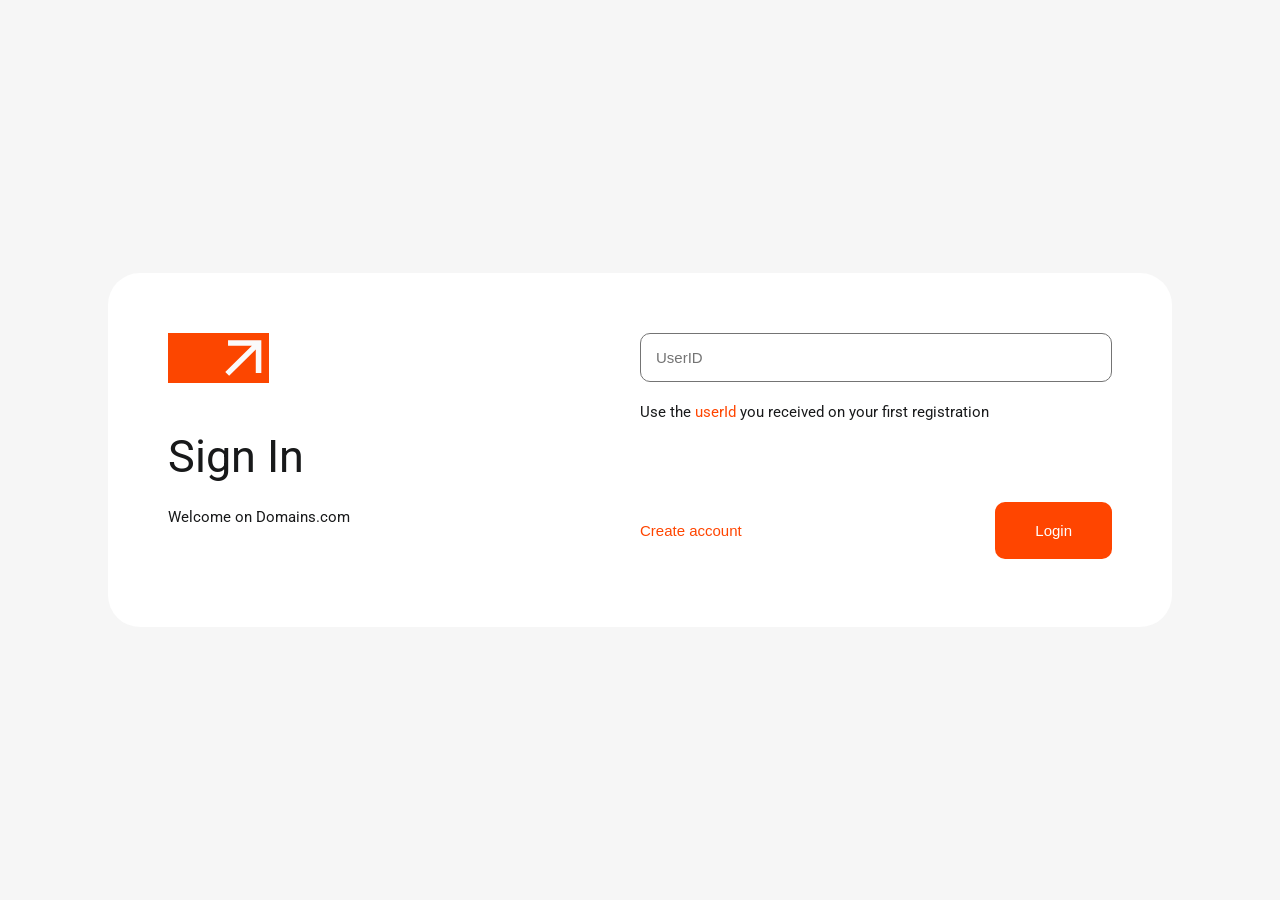
<file: client-web/index.html>
<!DOCTYPE html>
<html lang="en">
  <head>
    <meta charset="UTF-8">
    <title>Redirecting...</title>
    <script>
      window.location.replace("./login-page/login.html");
    </script>
  </head>
  <body>
    <p>If you are not redirected automatically, <a href="./login-page/login.html">click here</a>.</p>
  </body>
</html>
</file>
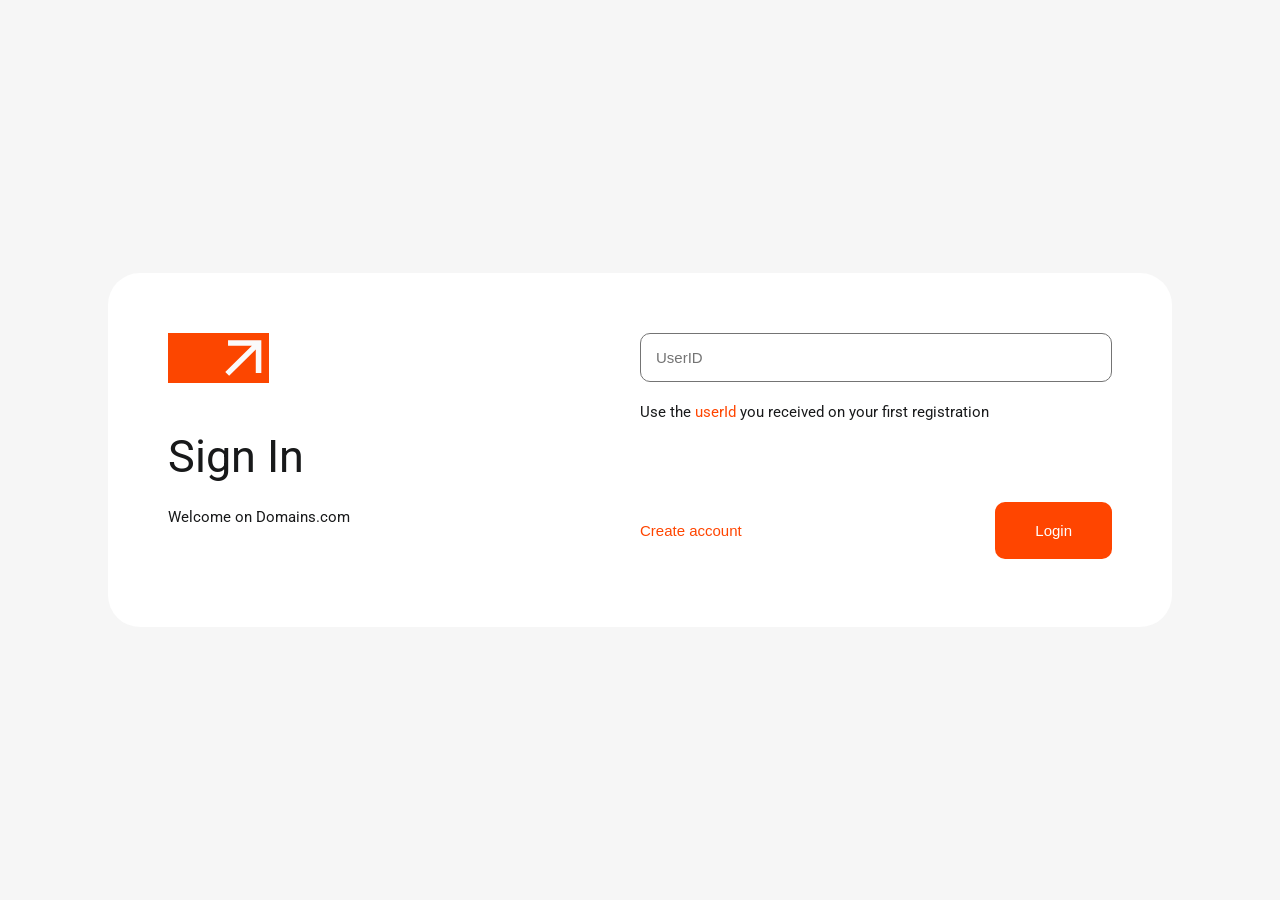
<file: client-web/login-page/login.html>
<!DOCTYPE html>
<html lang="en">
<head>
  <meta charset="UTF-8">
  <meta name="viewport" content="width=device-width, initial-scale=1.0">
  <title>Login</title>
  <link rel="stylesheet" href="./login.css">
  <link href="https://fonts.googleapis.com/css2?family=Roboto:wght@400;500&display=swap" rel="stylesheet">
  <link rel="icon" type="image/svg+xml" href="./images/LogoSquare.svg">
</head>
<body>
  <div class="background-frame">
    <div class="left-section">
      <img src="./images/Logo.svg" alt="Logo" class="logo">
      <h3 class="title">Sign In</h3>
      <p>Welcome on Domains.com</p>
    </div>
    <div class="right-section">
      <form id="login-form" action="/login" method="POST" autocomplete="off">
        <div class="input-container">
          <label for="userId">UserID</label>
          <input type="text" id="userId" name="userId" placeholder="UserID" required>
        </div>
        <p>Use the <span class="highlight">userId</span> you received on your first registration</p>
        <div class="actions">
          <button type="button" id="create-account" class="create-account">Create account</button>
          <button type="submit" class="login-button">Login</button>
        </div>
      </form>
    </div>
  </div>
  <script src="./login.js"></script>
</body>
</html>
</file>
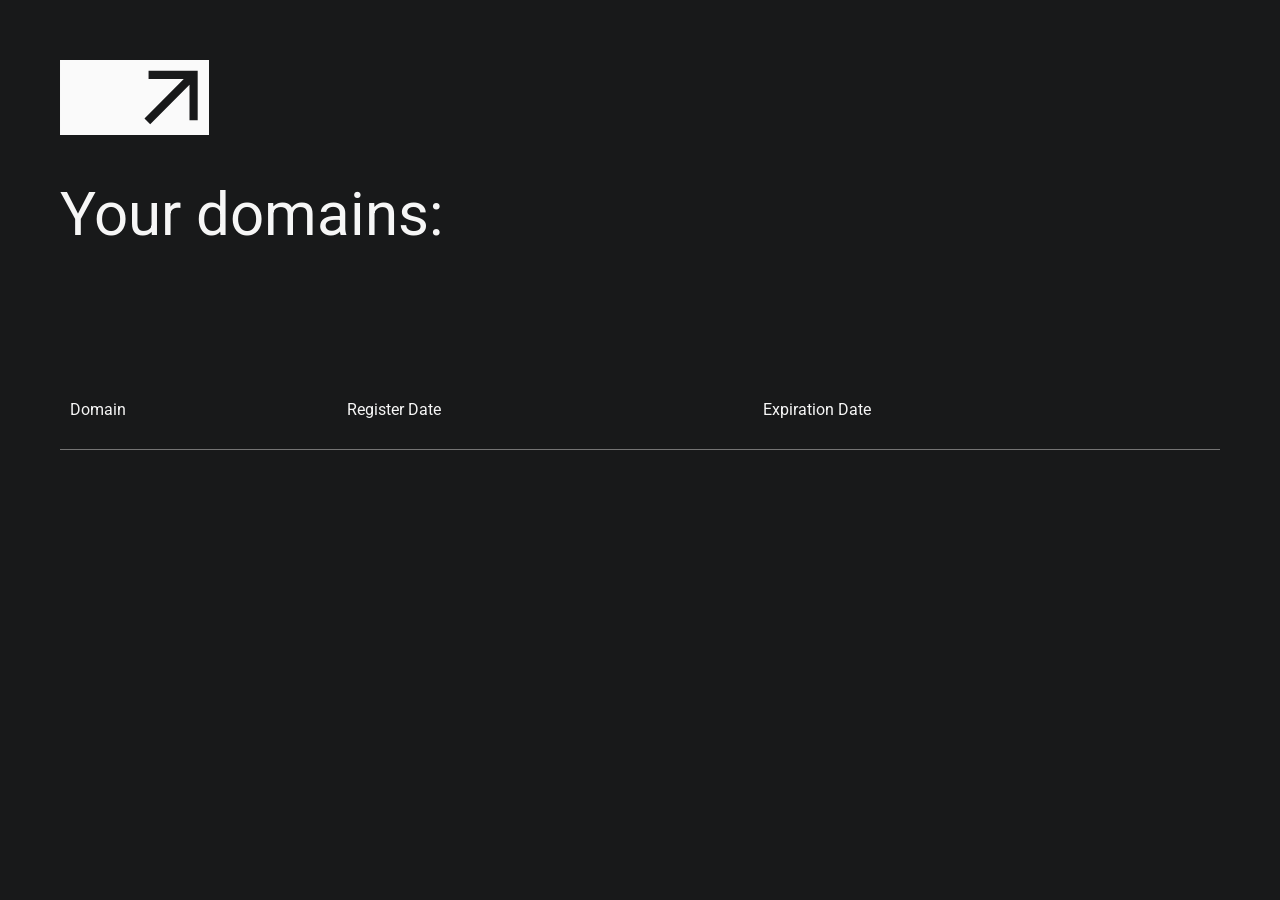
<file: client-web/my-domains-page/domains.html>
<!DOCTYPE html>
<html lang="en">
<head>
  <meta charset="UTF-8">
  <meta name="viewport" content="width=device-width, initial-scale=1.0">
  <title>My domains</title>
  <link rel="stylesheet" href="./domains.css">
  <link href="https://fonts.googleapis.com/css2?family=Roboto:wght@400;500&display=swap" rel="stylesheet">
  <link rel="icon" type="image/svg+xml" href="./images/LogoSquareBlack.svg">
</head>
<body>
  <img src="./images/LogoWhite.svg" alt="Logo" class="logo">
  <h1 class="title">Your domains:</h1>
  <table class="domain-table">
    <thead>
      <tr>
        <th>Domain</th>
        <th>Register Date</th>
        <th>Expiration Date</th>
      </tr>
    </thead>
    <tbody>
    </tbody>
  </table>
  <script src="./domains.js"></script>
</body>
</html>
</file>
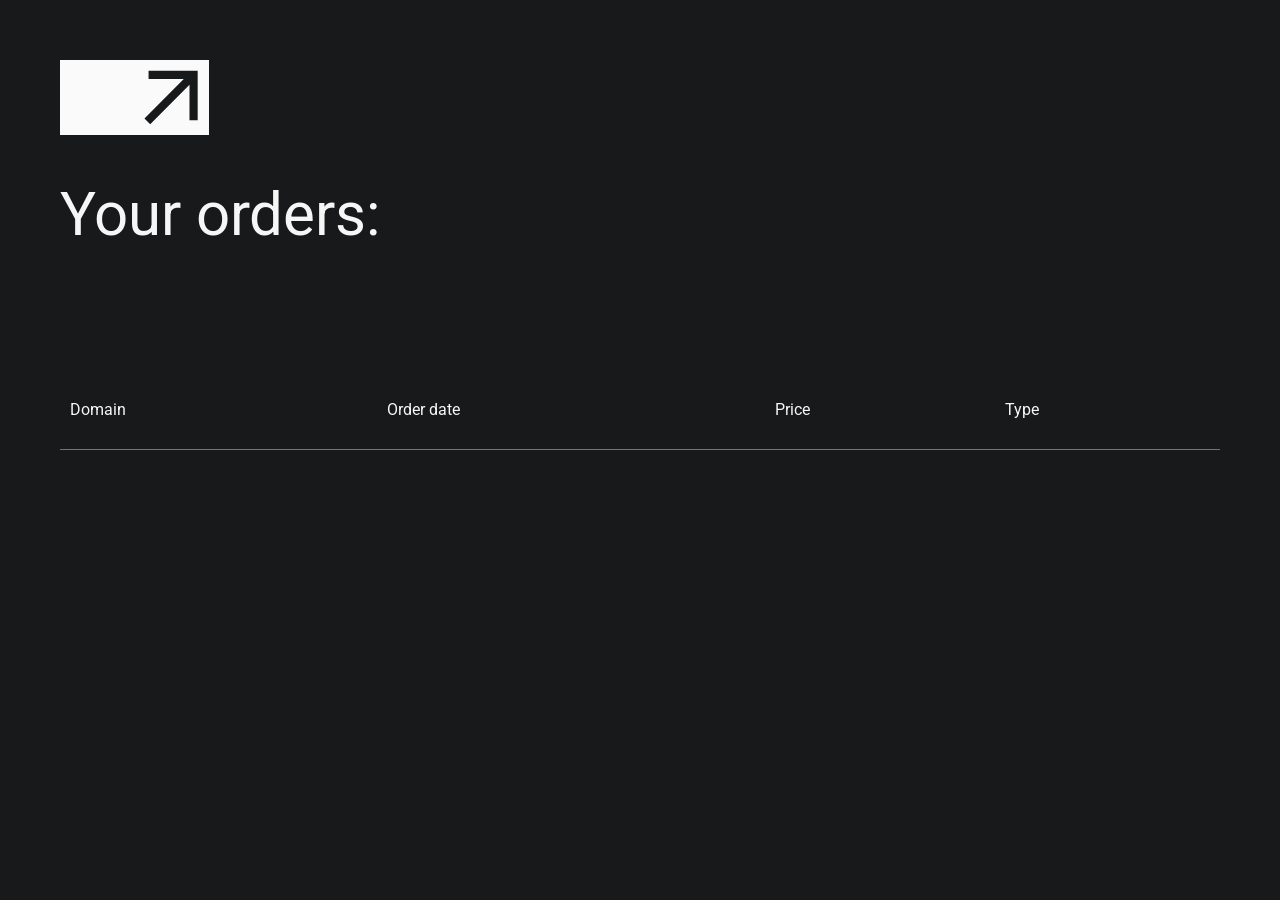
<file: client-web/my-orders-page/orders.html>
<!DOCTYPE html>
<html lang="en">

<head>
    <meta charset="UTF-8">
    <meta name="viewport" content="width=device-width, initial-scale=1.0">
    <title>My orders</title>
    <link rel="stylesheet" href="./orders.css">
    <link href="https://fonts.googleapis.com/css2?family=Roboto:wght@400;500&display=swap" rel="stylesheet">
    <link rel="icon" type="image/svg+xml" href="./images/LogoSquareBlack.svg">
</head>

<body>
    <img src="./images/LogoWhite.svg" alt="Logo" class="logo">
    <h1 class="title">Your orders:</h1>
    <table class="order-table">
        <thead>
            <tr>
                <th>Domain</th>
                <th>Order date</th>
                <th>Price</th>
                <th>Type</th>
            </tr>
        </thead>
        <tbody>
        </tbody>
    </table>
    <script src="./orders.js"></script>
</body>

</html>
</file>
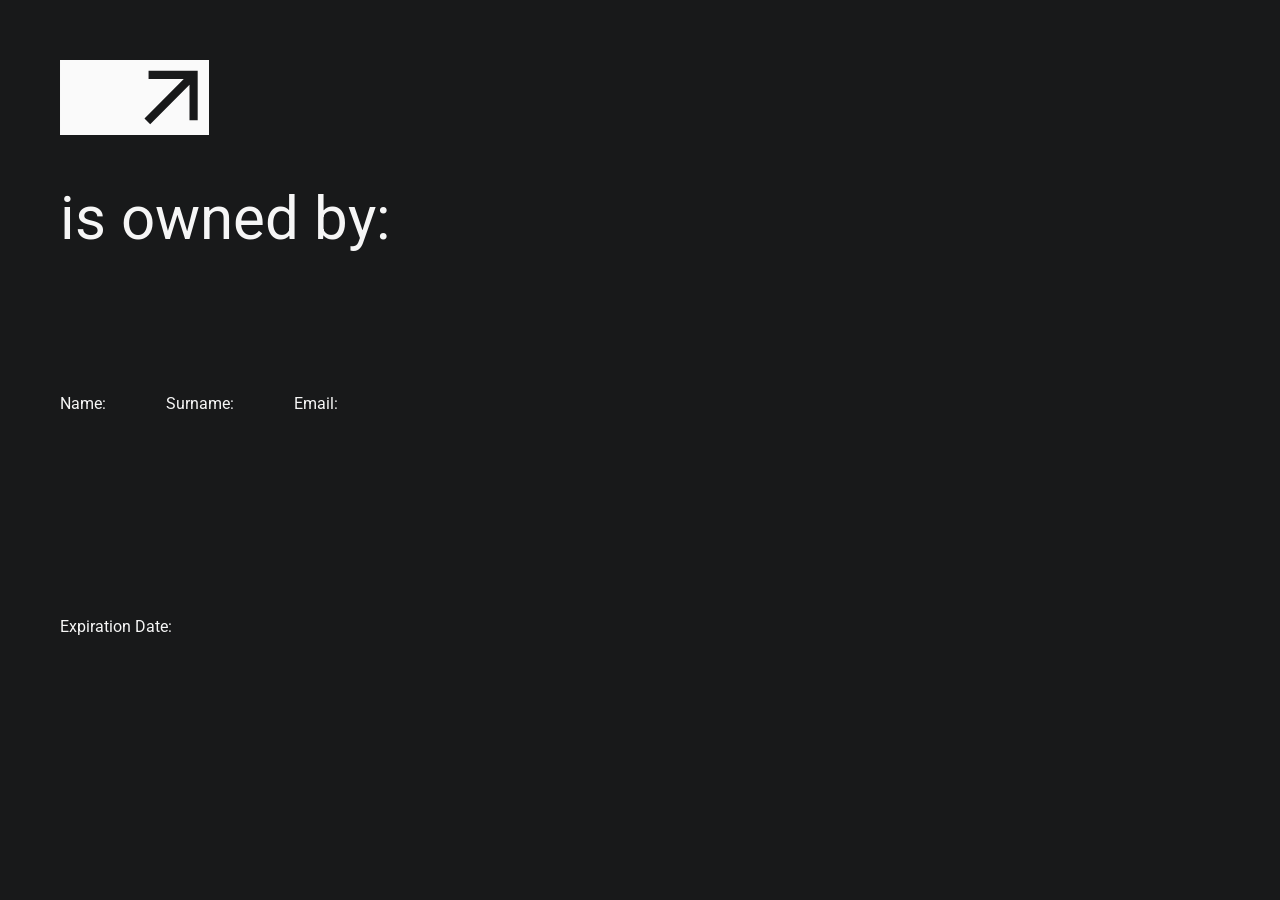
<file: client-web/owner-details-page/owner.html>
<!DOCTYPE html>
<html lang="en">
<head>
  <meta charset="UTF-8">
  <meta name="viewport" content="width=device-width, initial-scale=1.0">
  <title>Owner Info</title>
  <link rel="stylesheet" href="./owner.css">
  <link href="https://fonts.googleapis.com/css2?family=Roboto:wght@400;500&display=swap" rel="stylesheet">
  <link rel="icon" type="image/svg+xml" href="./images/LogoSquareBlack.svg">
</head>
<body>
  <div class="header">
    <img src="./images/LogoWhite.svg" alt="Logo" class="logo">
    <h1 class="title"><span class="domain"></span> is owned by:</h1>
  </div>
  <div class="owner-info">
    <div class="info-row">
      <div class="info-item">
        <label class="label">Name:</label>
        <h2 class="name"></h2>
      </div>
      <div class="info-item">
        <label class="label">Surname:</label>
        <h2 class="surname"></h2>
      </div>
      <div class="info-item">
        <label class="label">Email:</label>
        <a href="mailto:" class="email"></a>
      </div>
    </div>
  </div>
  <div class="domain-info">
    <label class="label">Expiration Date:</label>
    <h2 class="expiration-date"></h2>
  </div>
  <script src="./owner.js"></script>
</body>
</html>
</file>
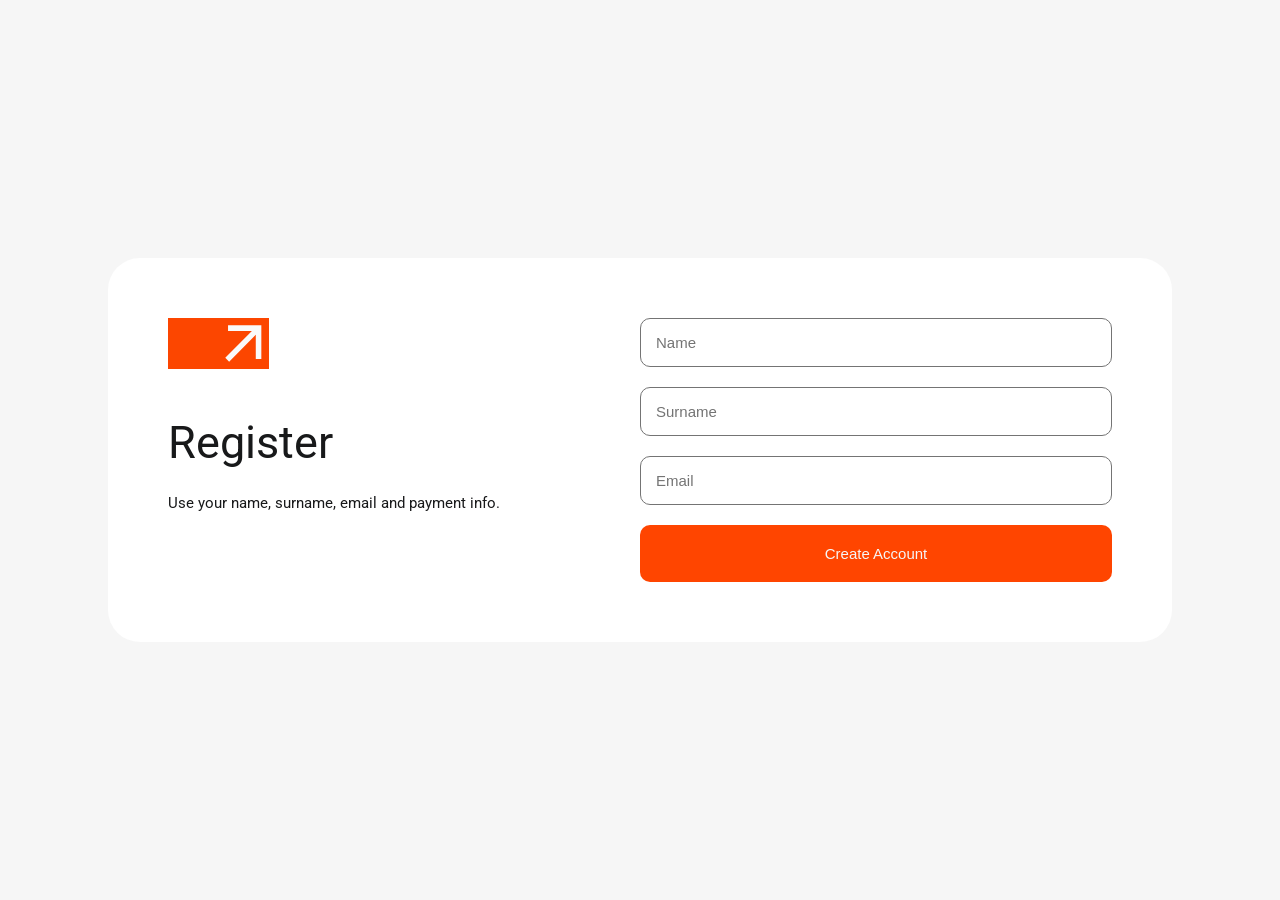
<file: client-web/registration-page/registration.html>
<!DOCTYPE html>
<html lang="en">
<head>
  <meta charset="UTF-8">
  <meta name="viewport" content="width=device-width, initial-scale=1.0">
  <title>Register</title>
  <link rel="stylesheet" href="./registration.css">
  <link href="https://fonts.googleapis.com/css2?family=Roboto:wght@400;500&display=swap" rel="stylesheet">
  <link rel="icon" type="image/svg+xml" href="./images/LogoSquare.svg">
</head>
<body>
  <div class="background-frame">
    <div class="left-section">
      <img src="./images/Logo.svg" alt="Logo" class="logo">
      <h3 class="title">Register</h3>
      <p>Use your name, surname, email and payment info.</p>
    </div>
    <div class="right-section">
      <form id="registration-form" action="/registrations" method="POST" autocomplete="off">
        <div class="input-container">
          <label for="name">Name</label>
          <input type="text" id="name" name="name" placeholder="Name" required>
        </div>
        <div class="input-container">
          <label for="surname">Surname</label>
          <input type="text" id="surname" name="surname" placeholder="Surname" required>
        </div>
        <div class="input-container">
          <label for="email">Email</label>
          <input type="email" id="email" name="email" placeholder="Email" required>
        </div>
        <button type="submit" class="register-button">Create Account</button>
      </form>
    </div>
  </div>
  <script src="./registration.js"></script>
</body>
</html>
</file>
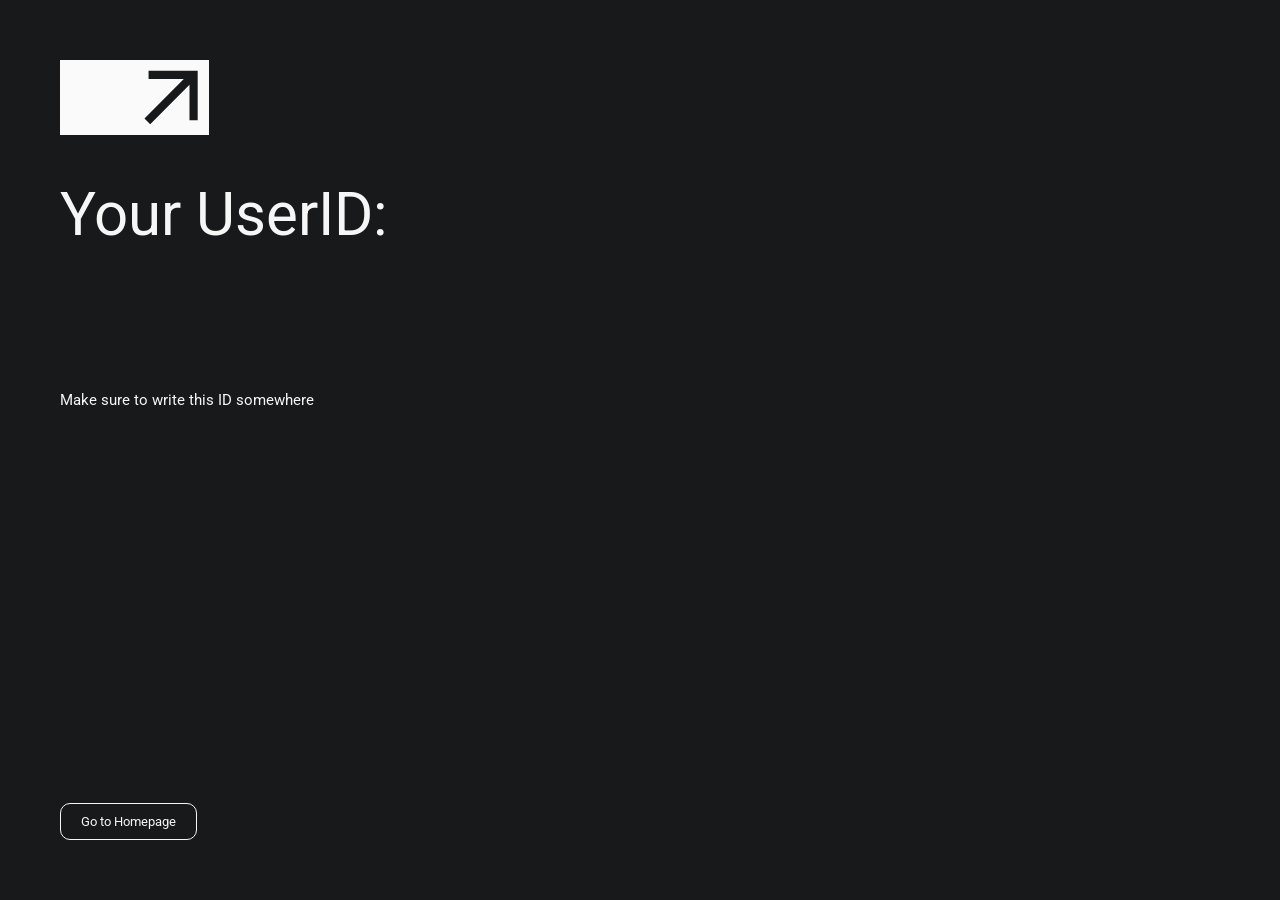
<file: client-web/registration-page/userid.html>
<!DOCTYPE html>
<html lang="en">
<head>
  <meta charset="UTF-8">
  <meta name="viewport" content="width=device-width, initial-scale=1.0">
  <title>UserID</title>
  <link rel="stylesheet" href="./userid.css">
  <link href="https://fonts.googleapis.com/css2?family=Roboto:wght@400;500&display=swap" rel="stylesheet">
  <link rel="icon" type="image/svg+xml" href="./images/LogoSquareBlack.svg">
</head>
<body>
  <img src="./images/LogoWhite.svg" alt="Logo" class="logo">
  <h1 class="title">Your UserID:</h1>
  <div class="userid-container">
    <p>Make sure to write this ID somewhere</p>
    <h2 class="userid" id="userIdDisplay"></h2>
  </div>
  <button id="home-button" class="home-button">Go to Homepage</button>
  <script src="userid.js"></script>
</body>
</html>
</file>
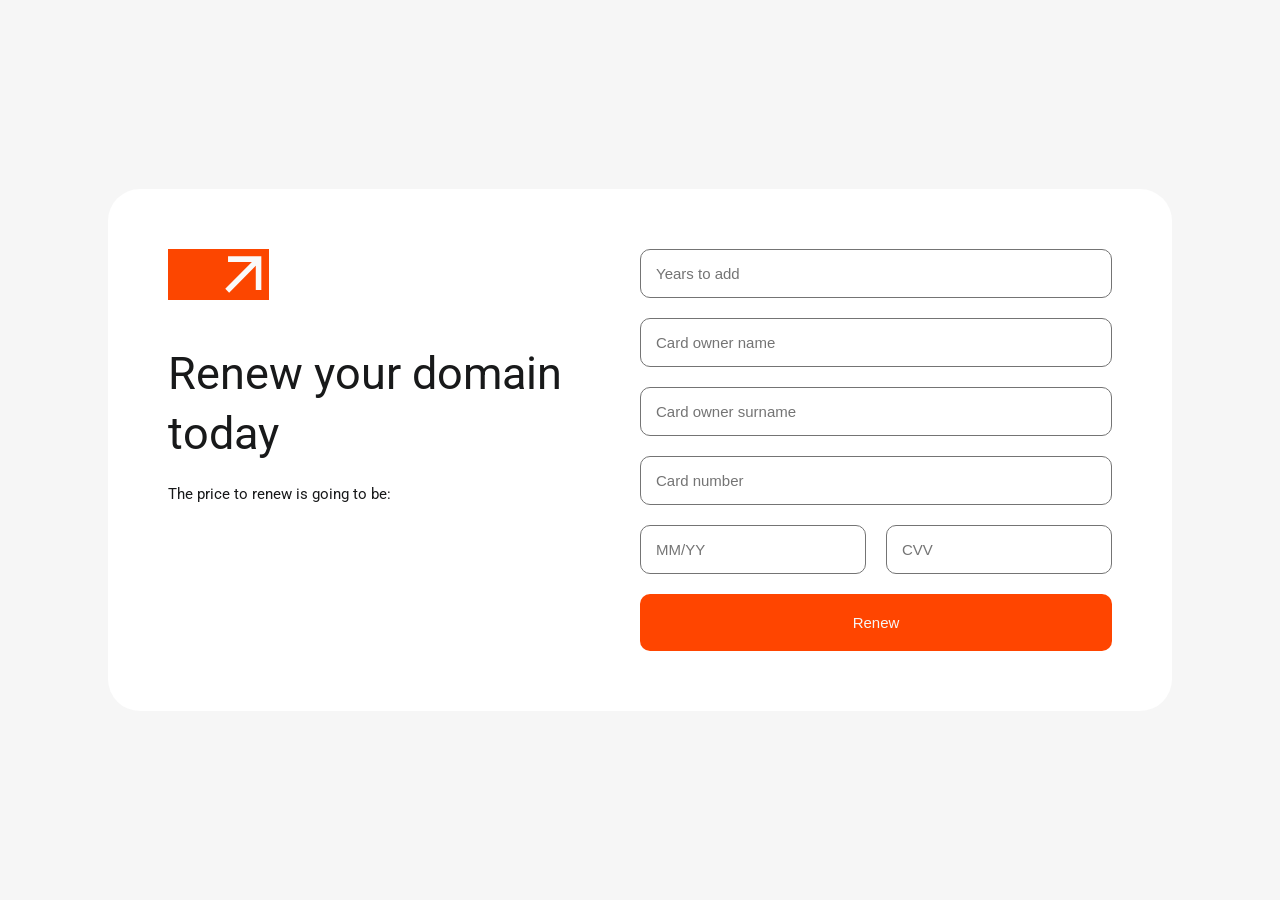
<file: client-web/renew-domain-page/renew.html>
<!DOCTYPE html>
<html lang="en">
  <head>
    <meta charset="UTF-8">
    <meta name="viewport" content="width=device-width, initial-scale=1.0">
    <title>Renew Domain</title>
    <link rel="stylesheet" href="renew.css">
    <link rel="icon" type="image/svg+xml" href="./images/LogoSquare.svg">
    <link href="https://fonts.googleapis.com/css2?family=Roboto:wght@400;500&display=swap" rel="stylesheet">
  </head>
  <body>
    <div class="background-frame">
      <div class="left-section">
        <img src="./images/Logo.svg" alt="Logo" class="logo">
        <h3 class="title">Renew your domain today</h3>
        <p>The price to renew <span class="domain"></span> is going to be:</p>
        <p class="price"></p>
      </div>

      <div class="right-section">
        <form id="domain-renew-form" autocomplete="off">
          <div class="input-container">
            <input type="text" id="duration" name="duration" placeholder="Years to add" required>
          </div>
          <div class="input-container">
            <input type="text" id="name" name="cardOwnerName" placeholder="Card owner name" required>
          </div>
          <div class="input-container">
            <input type="text" id="surname" name="cardOwnerSurname" placeholder="Card owner surname" required>
          </div>
          <div class="input-container">
            <input type="text" id="card-number" name="cardNumber" placeholder="Card number" required>
          </div>
          <div class="input-row">
            <div class="input-container">
              <input type="text" id="expiration-date" name="cardExpirationDate" placeholder="MM/YY" required>
            </div>
            <div class="input-container">
              <input type="text" id="cvv" name="CVV" placeholder="CVV" required>
            </div>
          </div>
          <button type="submit" class="renew-button">Renew</button>
        </form>
      </div>
    </div>
    <!-- JavaScript link -->
    <script src="./renew.js"></script>
  </body>
</html>
</file>
<file: client-web/login-page/login.css>
@import url('https://fonts.googleapis.com/css2?family=Roboto:wght@400;500&display=swap');
* {
  margin: 0;
  padding: 0;
  box-sizing: border-box;
}
body {
  font-family: 'Roboto', sans-serif;
  font-size: 16px;
  color: #18191a;
  background-color: #f6f6f6;
  display: flex;
  justify-content: center;
  align-items: center;
  height: 100vh;
}
@media (min-width: 768px) {
  html {
    font-size: 18px;
  }
}
@media (min-width: 1024px) {
  html {
    font-size: 20px;
  }
}
@media (min-width: 1440px) {
  html {
    font-size: 22px;
  }
}
@media (min-width: 1920px) {
  html {
    font-size: 24px;
  }
}
@media (min-width: 2560px) {
  html {
    font-size: 26px;
  }
}
h1, h2, h3, h4, h5 {
  font-family: 'Roboto', sans-serif;
  font-weight: 400;
}
h1 {
  font-size: 3rem;
  line-height: 4rem;
}
h2 {
  font-size: 2.625rem;
  line-height: 3.5rem;
}
h3 {
  font-size: 2.25rem;
  line-height: 3rem;
}
h4 {
  font-size: 1.875rem;
  line-height: 2.5rem;
}
h5 {
  font-size: 1.5rem;
  line-height: 2rem;
}
h6 {
  font-size: 1.125rem;
  line-height: 1.5rem;
}
p {
  font-family: 'Roboto', sans-serif;
  font-weight: 400;
  font-size: 0.75rem;
  line-height: 1rem;
  margin-bottom: 2rem;
}
.p-medium {
  font-family: 'Roboto', sans-serif;
  font-weight: 500;
  font-size: 0.75rem;
  line-height: 1rem;
}
.background-frame {
  width: 83.125vw;
  max-width: 1596px;
  height: auto;
  padding: 3rem;
  background-color: white;
  border-radius: 2.5vw;
  display: flex;
  align-items: flex-start;
}
.left-section {
  flex: 1;
}
.right-section {
  flex: 1;
  display: flex;
  justify-content: flex-end;
}
.logo {
  width: 7.9167vw;
  height: auto;
  margin-bottom: 2rem;
}
.title {
  font-size: 2.25rem;
  margin-bottom: 1rem;
}
form {
  width: 100%;
  max-width: 500px;
  display: flex;
  flex-direction: column;
  margin-left: auto;
}
.input-container {
  display: flex;
  flex-direction: column;
  margin-bottom: 1rem;
}
label {
  display: none;
}
input[type="text"] {
  padding: 0.75rem;
  font-size: 0.75rem;
  color: #18191a;
  border: 1px solid #747474;
  border-radius: 0.5rem;
  transition: border-color 0.3s ease;
}
input[type="text"]::placeholder {
  font-size: 0.75rem;
  color: #747474;
}
input[type="text"]:focus {
  border-color: #ff4500;
  outline: none;
}
.highlight {
  color: #ff4500;
}
.actions {
  margin-top: 2rem;
  display: flex;
  justify-content: space-between;
  align-items: center;
}
.create-account {
  font-size: 0.75rem;
  color: #ff4500;
  background: none;
  border: none;
  padding: 0;
  margin: 0;
  text-decoration: none;
}
.create-account:hover {
  text-decoration: underline;
}
button.login-button {
  padding: 1rem 2rem;
  font-size: 0.75rem;
  color: white;
  background-color: #ff4500;
  border: none;
  border-radius: 0.5rem;
  cursor: pointer;
  transition: background-color 0.3s ease;
}
button.login-button:hover {
  background-color: #e03d00;
}
@media (max-width: 768px) {
  .background-frame {
    flex-direction: column;
    align-items: flex-start;
  }
  .actions {
    margin-top: 1rem;
  }
}
</file>
<file: client-web/my-domains-page/domains.css>
@import url('https://fonts.googleapis.com/css2?family=Roboto:wght@400;500&display=swap');
* {
  margin: 0;
  padding: 0;
  box-sizing: border-box;
}
body {
  font-family: 'Roboto', sans-serif;
  font-size: 16px;
  color: #f6f6f6;
  background-color: #18191a;
  display: flex;
  flex-direction: column;
  align-items: flex-start;
  padding: 3rem;
}
@media (min-width: 768px) {
  html {
    font-size: 18px;
  }
}
@media (min-width: 1024px) {
  html {
    font-size: 20px;
  }
}
@media (min-width: 1440px) {
  html {
    font-size: 22px;
  }
}
@media (min-width: 1920px) {
  html {
    font-size: 24px;
  }
}
@media (min-width: 2560px) {
  html {
    font-size: 26px;
  }
}
h1, h2, h3, h4, h5 {
  font-family: 'Roboto', sans-serif;
  font-weight: 400;
}
h1 {
  font-size: 3rem;
  line-height: 4rem;
}
h2 {
  font-size: 2.625rem;
  line-height: 3.5rem;
}
h3 {
  font-size: 2.25rem;
  line-height: 3rem;
}
h4 {
  font-size: 1.875rem;
  line-height: 2.5rem;
}
h5 {
  font-size: 1.5rem;
  line-height: 2rem;
}
h6 {
  font-size: 1.125rem;
  line-height: 1.5rem;
}
p {
  font-family: 'Roboto', sans-serif;
  font-weight: 400;
  font-size: 0.75rem;
  line-height: 1rem;
  margin-bottom: 1rem;
}
.p-medium {
  font-family: 'Roboto', sans-serif;
  font-weight: 500;
  font-size: 0.75rem;
  line-height: 1rem;
}
.logo {
  width: 11.6666vw;
  height: auto;
  margin-bottom: 2rem;
}
.title {
  font-size: 3rem;
  line-height: 4rem;
  margin-bottom: 15vh;
}
.domain-table {
  width: 100%;
  border-collapse: collapse;
}
.domain-table th,
.domain-table td {
  text-align: left;
  padding: 0.5rem;
  border-bottom: 1px solid #747474;
}
.domain-table th {
  font-weight: 400;
}
.domain-table td {
  font-weight: 400;
  color: #747474;
  font-size: 1.875rem;
  line-height: 2.5rem;
}
.domain-table thead th {
  text-transform: none;
  padding-bottom: 1.5rem;
}
.domain-table tr {
  position: relative;
  overflow: hidden;
  cursor: pointer;
}
.domain-table tr::after {
  content: '';
  position: absolute;
  top: 0;
  left: 0;
  height: 100%;
  width: 0;
  background-color: #f6f6f6;
  z-index: 0;
  transition: width 1s ease;
}
.domain-table td {
  position: relative;
  z-index: 1;
}
.domain-table tr.hovered::after {
  width: 100%;
}
.domain-table tr.hovered td {
  color: #18191a;
  cursor: pointer;
}
</file>
<file: client-web/my-orders-page/orders.css>
@import url('https://fonts.googleapis.com/css2?family=Roboto:wght@400;500&display=swap');

* {
    margin: 0;
    padding: 0;
    box-sizing: border-box;
}

body {
    font-family: 'Roboto', sans-serif;
    font-size: 16px;
    color: #f6f6f6;
    background-color: #18191a;
    display: flex;
    flex-direction: column;
    align-items: flex-start;
    padding: 3rem;
}

@media (min-width: 768px) {
    html {
        font-size: 18px;
    }
}

@media (min-width: 1024px) {
    html {
        font-size: 20px;
    }
}

@media (min-width: 1440px) {
    html {
        font-size: 22px;
    }
}

@media (min-width: 1920px) {
    html {
        font-size: 24px;
    }
}

@media (min-width: 2560px) {
    html {
        font-size: 26px;
    }
}

h1, h2, h3, h4, h5 {
    font-family: 'Roboto', sans-serif;
    font-weight: 400;
}

h1 {
    font-size: 3rem;
    line-height: 4rem;
}

h2 {
    font-size: 2.625rem;
    line-height: 3.5rem;
}

h3 {
    font-size: 2.25rem;
    line-height: 3rem;
}

h4 {
    font-size: 1.875rem;
    line-height: 2.5rem;
}

h5 {
    font-size: 1.5rem;
    line-height: 2rem;
}

h6 {
    font-size: 1.125rem;
    line-height: 1.5rem;
}

p {
    font-family: 'Roboto', sans-serif;
    font-weight: 400;
    font-size: 0.75rem;
    line-height: 1rem;
    margin-bottom: 1rem;
}

.p-medium {
    font-family: 'Roboto', sans-serif;
    font-weight: 500;
    font-size: 0.75rem;
    line-height: 1rem;
}

.logo {
    width: 11.6666vw;
    height: auto;
    margin-bottom: 2rem;
}

.title {
    font-size: 3rem;
    line-height: 4rem;
    margin-bottom: 15vh;
}

.order-table {
    width: 100%;
    border-collapse: collapse;
}

.order-table th,
.order-table td {
    text-align: left;
    padding: 0.5rem;
    border-bottom: 1px solid #747474;
}

.order-table th {
    font-weight: 400;
}

.order-table td {
    font-weight: 400;
    color: #747474;
    font-size: 1.875rem;
    line-height: 2.5rem;
}

.order-table thead th {
    text-transform: none;
    padding-bottom: 1.5rem;
}

.order-table tr {
    position: relative;
    overflow: hidden;
}

.order-table td {
    position: relative;
    z-index: 1;
}
</file>
<file: client-web/owner-details-page/owner.css>
@import url('https://fonts.googleapis.com/css2?family=Roboto:wght@400;500&display=swap');
* {
  margin: 0;
  padding: 0;
  box-sizing: border-box;
}
body {
  font-family: 'Roboto', sans-serif;
  font-size: 16px;
  color: #f6f6f6;
  background-color: #18191a;
  display: flex;
  flex-direction: column;
  justify-content: center;
  align-items: flex-start;
  padding: 3rem;
  height: 100vh;
}
@media (min-width: 768px) {
  html {
    font-size: 18px;
  }
}
@media (min-width: 1024px) {
  html {
    font-size: 20px;
  }
}
@media (min-width: 1440px) {
  html {
    font-size: 22px;
  }
}
@media (min-width: 1920px) {
  html {
    font-size: 24px;
  }
}
@media (min-width: 2560px) {
  html {
    font-size: 26px;
  }
}
h1, h2, h3, h4, h5 {
  font-family: 'Roboto', sans-serif;
  font-weight: 400;
}
h1 {
  font-size: 3rem;
  line-height: 4rem;
}
h2 {
  font-size: 2.625rem;
  line-height: 3.5rem;
}
h3 {
  font-size: 2.25rem;
  line-height: 3rem;
}
h4 {
  font-size: 1.875rem;
  line-height: 2.5rem;
}
h5 {
  font-size: 1.5rem;
  line-height: 2rem;
}
h6 {
  font-size: 1.125rem;
  line-height: 1.5rem;
}
p {
  font-family: 'Roboto', sans-serif;
  font-weight: 400;
  font-size: 0.75rem;
  line-height: 1rem;
  margin-bottom: 2rem;
}
.p-medium {
  font-family: 'Roboto', sans-serif;
  font-weight: 500;
  font-size: 0.75rem;
  line-height: 1rem;
}
.logo {
  width: 11.6666vw;
  height: auto;
  margin-bottom: 2rem;
}
.title {
  font-size: 3rem;
  font-weight: 400;
  line-height: 4rem;
  margin-bottom: 15vh;
}
.owner-info {
  flex: 1;
  display: flex;
  flex-direction: column;
  align-items: flex-start;
}
.domain-info {
  flex: 1;
  display: flex;
  flex-direction: column;
  align-items: flex-start;
}
.info-row {
  max-width: 80vw;
  height: 17.7vh;
  margin-right: 3rem;
  flex: 1;
  display: flex;
  flex-direction: row;
  justify-content: space-between;
  align-items: flex-start;
}
.info-item {
  display: flex;
  flex-direction: column;
  align-items: flex-start;
  padding-right: 3rem;
}
.label {
  size: 0.75rem;
  font-weight: 400;
}
.expiration-date {
  font-size: 2.625rem;
  color: #747474;
}
.name {
  font-size: 2.625rem;
  color: #747474;
}
.surname {
  font-size: 2.625rem;
  color: #747474;
}
.email {
  font-size: 2.625rem;
  color: #747474;
  text-decoration: none;
}
.email:hover {
  color: #f6f6f6;
}
@media (max-width: 768px) {
  .background-frame {
    flex-direction: column;
    align-items: center;
  }
  .actions {
    margin-top: 1rem;
  }
}
</file>
<file: client-web/registration-page/registration.css>
@import url('https://fonts.googleapis.com/css2?family=Roboto:wght@400;500&display=swap');
* {
  margin: 0;
  padding: 0;
  box-sizing: border-box;
}
body {
  font-family: 'Roboto', sans-serif;
  font-size: 16px;
  color: #18191a;
  background-color: #f6f6f6;
  display: flex;
  justify-content: center;
  align-items: center;
  height: 100vh;
}
@media (min-width: 768px) {
  html {
    font-size: 18px;
  }
}
@media (min-width: 1024px) {
  html {
    font-size: 20px;
  }
}
@media (min-width: 1440px) {
  html {
    font-size: 22px;
  }
}
@media (min-width: 1920px) {
  html {
    font-size: 24px;
  }
}
@media (min-width: 2560px) {
  html {
    font-size: 26px;
  }
}
h1, h2, h3, h4, h5 {
  font-family: 'Roboto', sans-serif;
  font-weight: 400;
}
h1 {
  font-size: 3rem;
  line-height: 4rem;
}
h2 {
  font-size: 2.625rem;
  line-height: 3.5rem;
}
h3 {
  font-size: 2.25rem;
  line-height: 3rem;
}
h4 {
  font-size: 1.875rem;
  line-height: 2.5rem;
}
h5 {
  font-size: 1.5rem;
  line-height: 2rem;
}
h6 {
  font-size: 1.125rem;
  line-height: 1.5rem;
}
p {
  font-family: 'Roboto', sans-serif;
  font-weight: 400;
  font-size: 0.75rem;
  line-height: 1rem;
  margin-bottom: 2rem;
}
.p-medium {
  font-family: 'Roboto', sans-serif;
  font-weight: 500;
  font-size: 0.75rem;
  line-height: 1rem;
}
.background-frame {
  width: 83.125vw;
  max-width: 1596px;
  height: auto;
  padding: 3rem;
  background-color: white;
  border-radius: 2.5vw;
  display: flex;
  align-items: flex-start;
}
.left-section {
  flex: 1;
}
.right-section {
  flex: 1;
  display: flex;
  justify-content: flex-end;
}
.logo {
  width: 7.9167vw;
  height: auto;
  margin-bottom: 2rem;
}
.title {
  font-size: 2.25rem;
  margin-bottom: 1rem;
}
form {
  width: 100%;
  max-width: 500px;
  display: flex;
  flex-direction: column;
  margin-left: auto;
}
.input-container {
  display: flex;
  flex-direction: column;
  margin-bottom: 1rem;
}
label {
  display: none;
}
input[type="text"],
input[type="email"] {
  padding: 0.75rem;
  font-size: 0.75rem;
  color: #18191a;
  border: 1px solid #747474;
  border-radius: 0.5rem;
  transition: border-color 0.3s ease;
}
input[type="text"]::placeholder,
input[type="email"]::placeholder {
  font-size: 0.75rem;
  color: #747474;
}
input[type="text"]:focus,
input[type="email"]:focus {
  border-color: #ff4500;
  outline: none;
}
button.register-button {
  padding: 1rem;
  font-size: 0.75rem;
  color: #f6f6f6;
  background-color: #ff4500;
  border: none;
  border-radius: 0.5rem;
  cursor: pointer;
  transition: background-color 0.3s ease;
}
button.register-button:hover {
  background-color: #e03d00;
}
@media (max-width: 768px) {
  .background-frame {
    flex-direction: column;
    align-items: center;
  }
  .input-row {
    flex-direction: column;
  }
  .input-row .input-container {
    width: 100%;
    margin-bottom: 1.5rem;
  }
}
</file>
<file: client-web/registration-page/userid.css>
@import url('https://fonts.googleapis.com/css2?family=Roboto:wght@400;500&display=swap');

* {
  margin: 0;
  padding: 0;
  box-sizing: border-box;
}

body {
  font-family: 'Roboto', sans-serif;
  font-size: 16px;
  color: #f6f6f6;
  background-color: #18191a;
  display: flex;
  flex-direction: column;
  align-items: flex-start;
  padding: 3rem;
  height: 100vh;
}

@media (min-width: 768px) {
  html {
    font-size: 18px;
  }
}

@media (min-width: 1024px) {
  html {
    font-size: 20px;
  }
}

@media (min-width: 1440px) {
  html {
    font-size: 22px;
  }
}

@media (min-width: 1920px) {
  html {
    font-size: 24px;
  }
}

@media (min-width: 2560px) {
  html {
    font-size: 26px;
  }
}

h1, h2, h3, h4, h5 {
  font-family: 'Roboto', sans-serif;
  font-weight: 400;
}

h1 {
  font-size: 3rem;
  line-height: 4rem;
}

h2 {
  font-size: 2.625rem;
  line-height: 3.5rem;
}

h3 {
  font-size: 2.25rem;
  line-height: 3rem;
}

h4 {
  font-size: 1.875rem;
  line-height: 2.5rem;
}

h5 {
  font-size: 1.5rem;
  line-height: 2rem;
}

h6 {
  font-size: 1.125rem;
  line-height: 1.5rem;
}

p {
  font-family: 'Roboto', sans-serif;
  font-weight: 400;
  font-size: 0.75rem;
  line-height: 1rem;
  margin-bottom: 1rem;
}

.p-medium {
  font-family: 'Roboto', sans-serif;
  font-weight: 500;
  font-size: 0.75rem;
  line-height: 1rem;
}

.logo {
  width: 11.6666vw;
  height: auto;
  margin-bottom: 2rem;
}

.title {
  font-size: 3rem;
  line-height: 4rem;
  margin-bottom: 15vh;
}

.userid-container {
  flex: 1;
  display: flex;
  flex-direction: column;
  justify-content: top;
  align-items: flex-start;
  width: 100%;
}

.userid {
  color: #747474;
  font-size: 2.625rem;
  margin-bottom: 1rem;
}

.home-button {
  background-color: #18191a;
  color: #f6f6f6;
  border: 1px solid #f6f6f6;
  padding: 0.5rem 1rem;
  text-decoration: none;
  font-family: 'Roboto', sans-serif;
  font-weight: 400;
  border-radius: 0.5rem;
  transition: background-color 0.3s ease, color 0.3s ease;
  align-self: flex-start;
}

.home-button:hover {
  background-color: #f6f6f6;
  color: #18191a;
}
</file>
<file: client-web/renew-domain-page/renew.css>
@import url('https://fonts.googleapis.com/css2?family=Roboto:wght@400;500&display=swap');

* {
  margin: 0;
  padding: 0;
  box-sizing: border-box;
}

body {
  font-family: 'Roboto', sans-serif;
  font-size: 16px;
  color: #18191a;
  background-color: #f6f6f6;
  display: flex;
  justify-content: center;
  align-items: center;
  height: 100vh;
}

@media (min-width: 768px) {
  html {
    font-size: 18px;
  }
}

@media (min-width: 1024px) {
  html {
    font-size: 20px;
  }
}

@media (min-width: 1440px) {
  html {
    font-size: 22px;
  }
}

@media (min-width: 1920px) {
  html {
    font-size: 24px;
  }
}

@media (min-width: 2560px) {
  html {
    font-size: 26px;
  }
}

h1, h2, h3, h4, h5 {
  font-family: 'Roboto', sans-serif;
  font-weight: 400;
}

h1 {
  font-size: 3rem;
  line-height: 4rem;
}

h2 {
  font-size: 2.625rem;
  line-height: 3.5rem;
}

h3 {
  font-size: 2.25rem;
  line-height: 3rem;
}

h4 {
  font-size: 1.875rem;
  line-height: 2.5rem;
}

h5 {
  font-size: 1.5rem;
  line-height: 2rem;
}

h6 {
  font-size: 1.125rem;
  line-height: 1.5rem;
}

p {
  font-family: 'Roboto', sans-serif;
  font-weight: 400;
  font-size: 0.75rem;
  line-height: 1rem;
  margin-bottom: 2rem;
}

.p-medium {
  font-family: 'Roboto', sans-serif;
  font-weight: 500;
  font-size: 0.75rem;
  line-height: 1rem;
}

.price {
  font-size: 1.5rem;
  color: #747474;
}

.background-frame {
  width: 83.125vw;
  max-width: 1596px;
  height: auto;
  padding: 3rem;
  background-color: white;
  border-radius: 2.5vw;
  display: flex;
  align-items: flex-start;
}

.left-section {
  flex: 1;
}

.right-section {
  flex: 1;
  display: flex;
  justify-content: flex-end;
}

.logo {
  width: 7.9167vw;
  height: auto;
  margin-bottom: 2rem;
}

.title {
  font-size: 2.25rem;
  margin-bottom: 1rem;
}

.domain {
  color: #ff4500;
}

form {
  width: 100%;
  max-width: 500px;
  display: flex;
  flex-direction: column;
  margin-left: auto;
}

.input-container {
  display: flex;
  flex-direction: column;
  margin-bottom: 1rem;
}

label {
  display: none;
}

input[type="text"],
input[type="email"] {
  padding: 0.75rem;
  font-size: 0.75rem;
  color: #18191a;
  border: 1px solid #747474;
  border-radius: 0.5rem;
  transition: border-color 0.3s ease;
}

input[type="text"]::placeholder,
input[type="email"]::placeholder {
  font-size: 0.75rem;
  color: #747474;
}

input[type="text"]:focus,
input[type="email"]:focus {
  border-color: #ff4500;
  outline: none;
}

.button-container {
  display: flex;
  justify-content: flex-end;
}

button.renew-button {
  padding: 1rem;
  font-size: 0.75rem;
  color: #f6f6f6;
  background-color: #ff4500;
  border: none;
  border-radius: 0.5rem;
  cursor: pointer;
  transition: background-color 0.3s ease;
}

button.renew-button:hover {
  background-color: #e03d00;
}

.input-row {
  display: flex;
  justify-content: space-between;
}

.input-row .input-container {
  width: calc(50% - 0.5rem);
  margin-bottom: 1rem;
}

@media (max-width: 768px) {
  .background-frame {
    flex-direction: column;
    align-items: center;
  }

  .input-container {
    width: 100%;
  }

  .button-container {
    margin-top: 1rem;
  }
}
</file>
